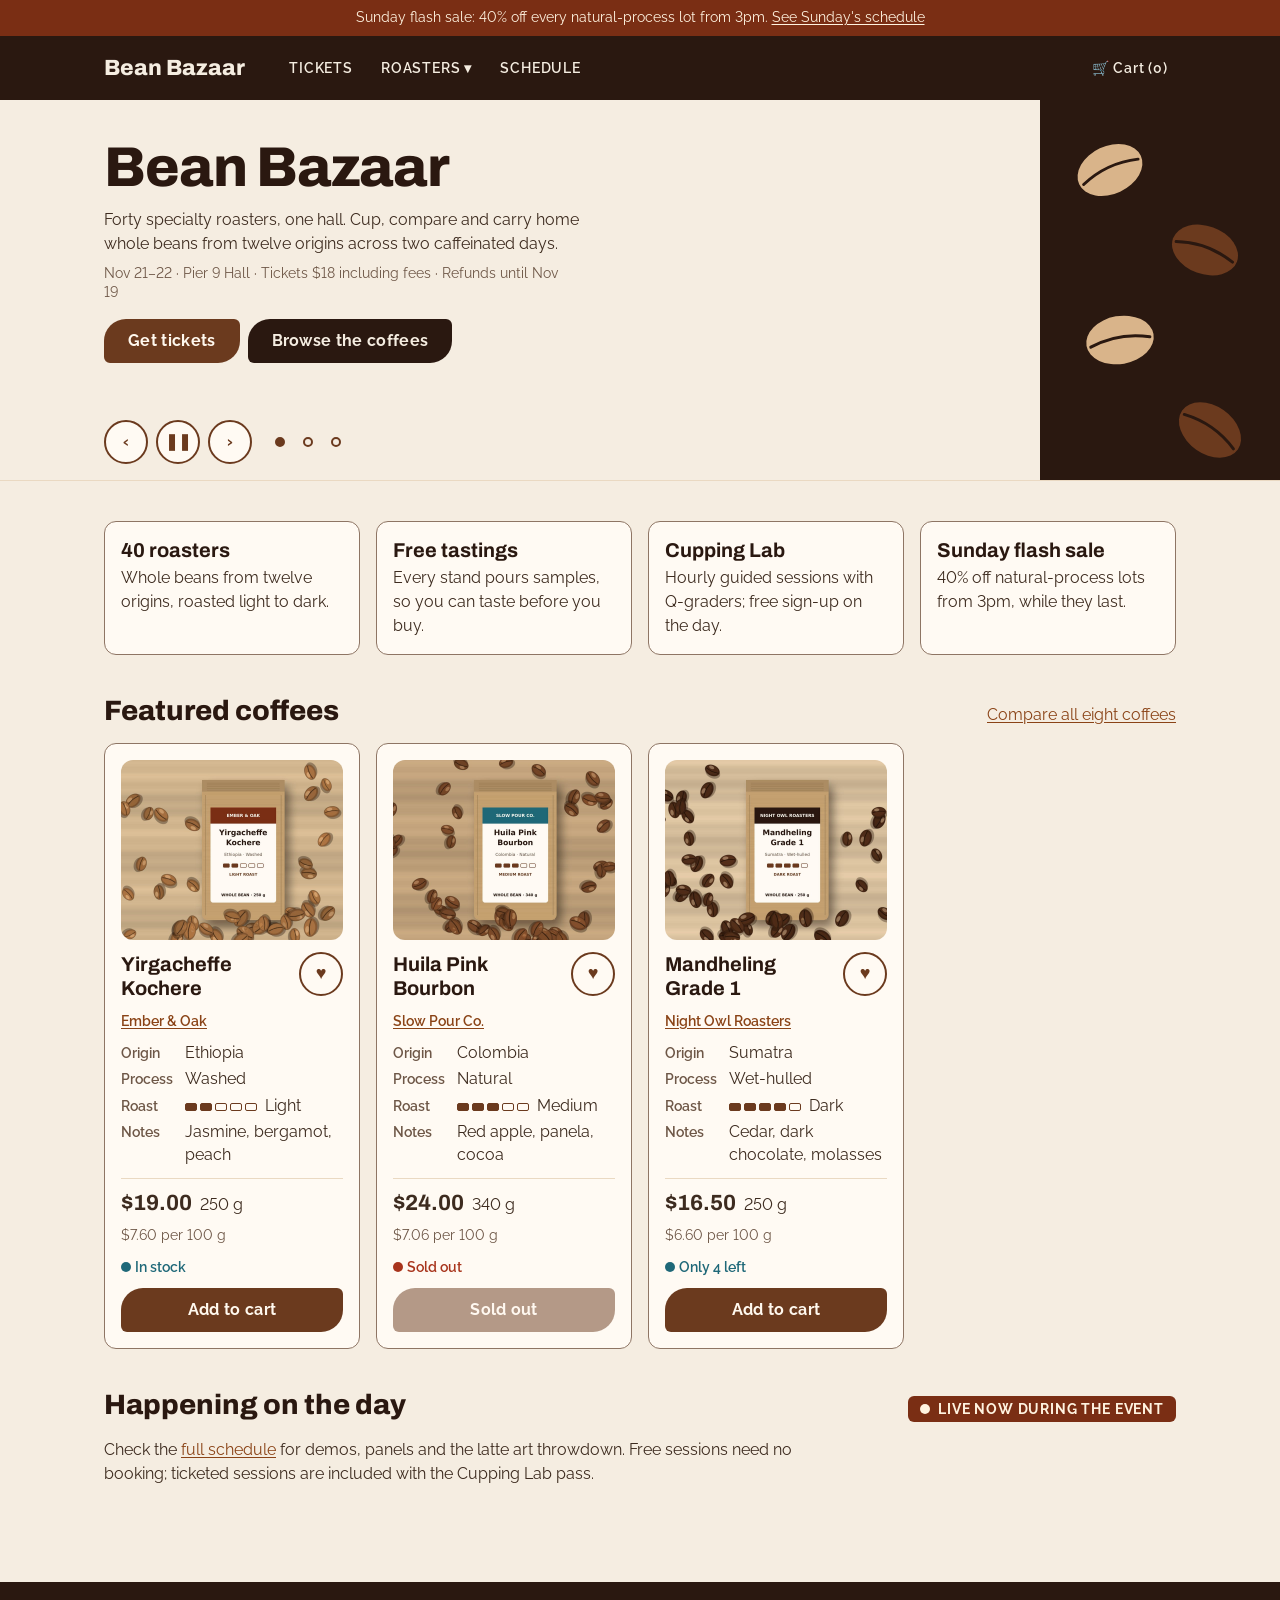
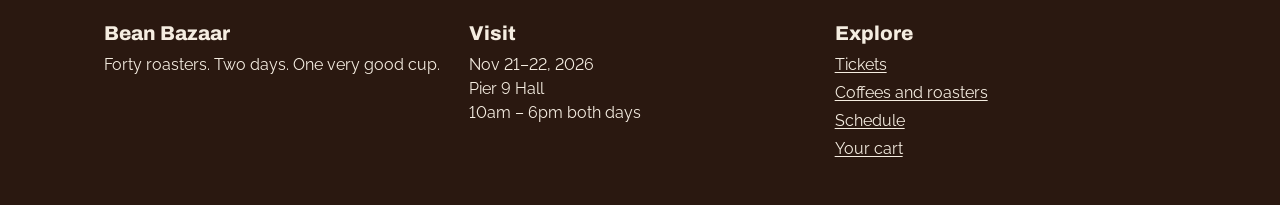
<file: index.html>
<!doctype html>
<html lang="en">
<head>
<meta charset="utf-8">
<meta name="viewport" content="width=device-width, initial-scale=1">
<title>Bean Bazaar · Specialty coffee market, Nov 21–22</title>
<meta name="description" content="Bean Bazaar: forty specialty roasters selling whole-bean coffee at Pier 9 Hall, Nov 21–22.">
<link rel="preconnect" href="https://fonts.googleapis.com">
<link rel="preconnect" href="https://fonts.gstatic.com" crossorigin>
<link rel="stylesheet" href="https://fonts.googleapis.com/css2?family=Archivo:wght@700;800&family=Raleway:wght@400;600;700&display=swap">
<link rel="stylesheet" href="assets/tokens.css">
<link rel="stylesheet" href="assets/styles.css">
</head>
<body>
<a class="skip" href="#main">Skip to content</a>
<div class="promo">Sunday flash sale: 40% off every natural-process lot from 3pm. <a href="schedule.html#sunday">See Sunday's schedule</a></div>
<header class="site-header">
  <div class="wrap">
    <nav class="nav" aria-label="Main">
      <a class="logo" href="index.html">Bean Bazaar</a>
      <ul class="nav-list">
        <li><a class="item" href="tickets.html">Tickets</a></li>
        <li class="has-menu">
          <button class="item" type="button" aria-expanded="false" aria-controls="roaster-menu">Roasters ▾</button>
          <ul class="menu" id="roaster-menu">
            <li><a href="vendors.html">All coffees</a></li>
            <li><a href="vendors.html#roasters">Meet the roasters</a></li>
          </ul>
        </li>
        <li><a class="item" href="schedule.html">Schedule</a></li>
      </ul>
      <a class="item cart-link" href="cart.html">🛒 Cart (<span data-cart-count>0</span>)</a>
    </nav>
  </div>
</header>
<main id="main">

<section class="eh" aria-roledescription="carousel" aria-label="Highlights">
  <div class="eh-slides">
    <div class="slide on" role="group" aria-roledescription="slide" aria-label="Slide 1 of 3">
      <h1>Bean Bazaar</h1>
      <p>Forty specialty roasters, one hall. Cup, compare and carry home whole beans from twelve origins across two caffeinated days.</p>
      <p class="fine">Nov 21–22 · Pier 9 Hall · Tickets $18 including fees · Refunds until Nov 19</p>
      <div class="btn-row"><a class="bb-btn" href="tickets.html">Get tickets</a><a class="bb-btn secondary" href="vendors.html">Browse the coffees</a></div>
    </div>
    <div class="slide" role="group" aria-roledescription="slide" aria-label="Slide 2 of 3">
      <h2 style="font-size:clamp(40px,7vw,56px);line-height:1">Flash Sale</h2>
      <p>Sunday from 3pm, every natural-process lot is 40% off while it lasts. First come, first brewed.</p>
      <p class="fine">Limit 2 bags per guest · Card only</p>
      <div class="btn-row"><a class="bb-btn" href="schedule.html#sunday">See Sunday's schedule</a></div>
    </div>
    <div class="slide" role="group" aria-roledescription="slide" aria-label="Slide 3 of 3">
      <h2 style="font-size:clamp(40px,7vw,56px);line-height:1">Cupping Lab</h2>
      <p>Hourly guided tastings with the Q-graders. Seats are limited and need a separate free sign-up.</p>
      <p class="fine">Sign-up closes at 10am each day</p>
      <div class="btn-row"><a class="bb-btn" href="tickets.html">Add Cupping Lab to your pass</a></div>
    </div>
    <div class="ctrl">
      <button type="button" data-prev aria-label="Previous slide">‹</button>
      <button type="button" data-pp aria-label="Pause slideshow">❚❚</button>
      <button type="button" data-next aria-label="Next slide">›</button>
      <div class="dots"><button type="button" aria-label="Slide 1 of 3" aria-current="true"></button><button type="button" aria-label="Slide 2 of 3"></button><button type="button" aria-label="Slide 3 of 3"></button></div>
    </div>
  </div>
  <svg class="eh-art" viewBox="0 0 240 380" preserveAspectRatio="xMidYMid slice" aria-hidden="true"><g transform="rotate(-25 70 70)"><ellipse class="b1" cx="70" cy="70" rx="34" ry="24"/><path class="s" d="M40 72 q30 -10 60 0"/></g><g transform="rotate(20 165 150)"><ellipse class="b2" cx="165" cy="150" rx="34" ry="24"/><path class="s" d="M135 152 q30 -10 60 0"/></g><g transform="rotate(-10 80 240)"><ellipse class="b1" cx="80" cy="240" rx="34" ry="24"/><path class="s" d="M50 242 q30 -10 60 0"/></g><g transform="rotate(35 170 330)"><ellipse class="b2" cx="170" cy="330" rx="34" ry="24"/><path class="s" d="M140 332 q30 -10 60 0"/></g></svg>
</section>

<section class="section"><div class="wrap">
  <h2 class="sr-only">At a glance</h2>
  <ul class="facts">
    <li><strong>40 roasters</strong>Whole beans from twelve origins, roasted light to dark.</li>
    <li><strong>Free tastings</strong>Every stand pours samples, so you can taste before you buy.</li>
    <li><strong>Cupping Lab</strong>Hourly guided sessions with Q-graders; free sign-up on the day.</li>
    <li><strong>Sunday flash sale</strong>40% off natural-process lots from 3pm, while they last.</li>
  </ul>
</div></section>

<section class="section" aria-labelledby="feat-h" style="padding-top:0"><div class="wrap">
  <div class="section-head"><h2 id="feat-h">Featured coffees</h2><a href="vendors.html">Compare all eight coffees</a></div>
  <div class="grid" id="featured"></div>
</div></section>

<section class="section" aria-labelledby="live-h" style="padding-top:0"><div class="wrap">
  <div class="section-head"><h2 id="live-h">Happening on the day</h2><span class="live"><i class="dot"></i>Live now during the event</span></div>
  <p>Check the <a href="schedule.html">full schedule</a> for demos, panels and the latte art throwdown. Free sessions need no booking; ticketed sessions are included with the Cupping Lab pass.</p>
</div></section>

</main>
<footer class="site-footer">
  <div class="wrap foot">
    <div><h2>Bean Bazaar</h2><p>Forty roasters. Two days. One very good cup.</p></div>
    <div><h2>Visit</h2><p>Nov 21–22, 2026<br>Pier 9 Hall<br>10am – 6pm both days</p></div>
    <div><h2>Explore</h2><ul><li><a href="tickets.html">Tickets</a></li><li><a href="vendors.html">Coffees and roasters</a></li><li><a href="schedule.html">Schedule</a></li><li><a href="cart.html">Your cart</a></li></ul></div>
  </div>
</footer>
<script src="assets/main.js"></script>
</body>
</html>
</file>
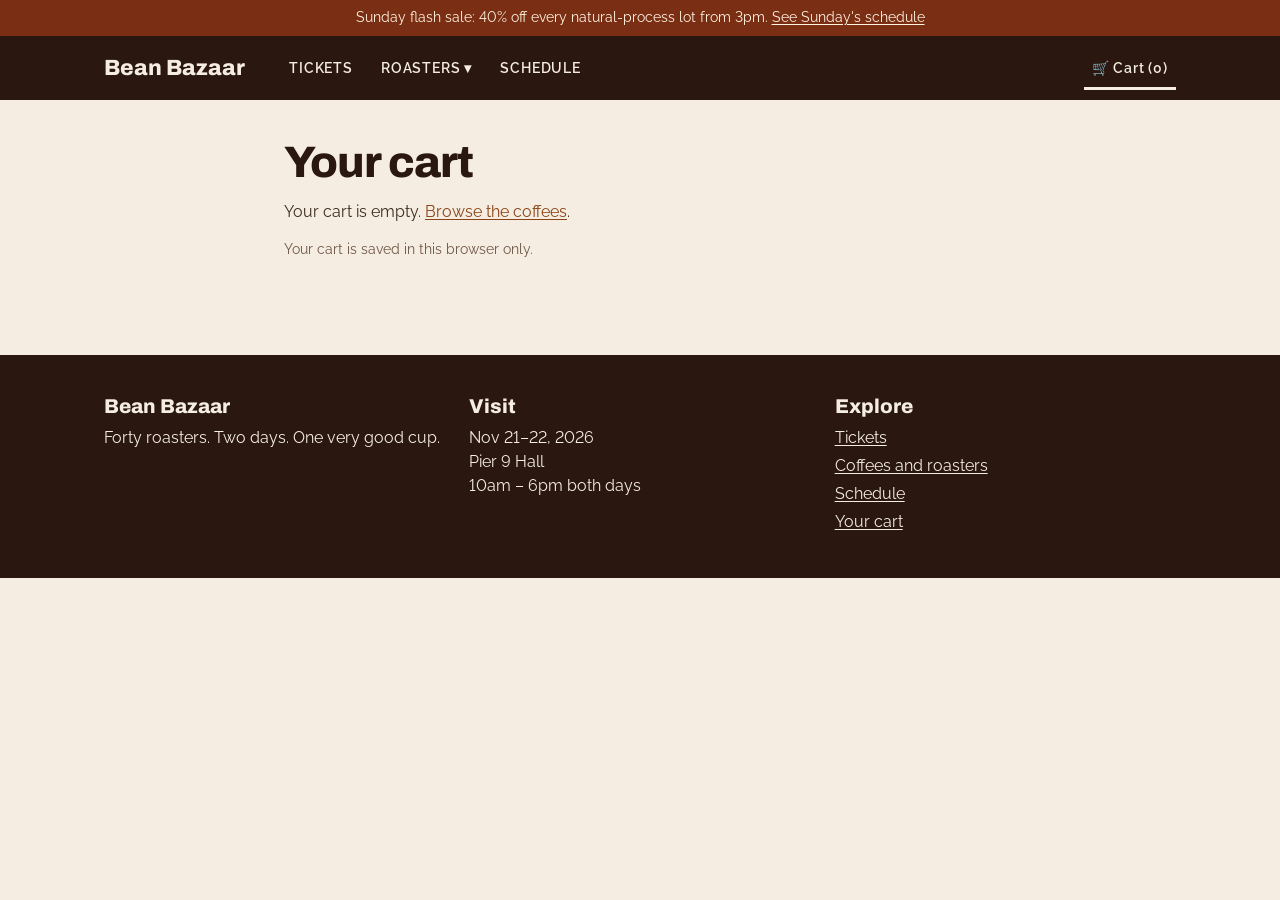
<file: cart.html>
<!doctype html>
<html lang="en">
<head>
<meta charset="utf-8">
<meta name="viewport" content="width=device-width, initial-scale=1">
<title>Your cart · Bean Bazaar</title>
<meta name="description" content="Coffees you have added at Bean Bazaar.">
<link rel="preconnect" href="https://fonts.googleapis.com">
<link rel="preconnect" href="https://fonts.gstatic.com" crossorigin>
<link rel="stylesheet" href="https://fonts.googleapis.com/css2?family=Archivo:wght@700;800&family=Raleway:wght@400;600;700&display=swap">
<link rel="stylesheet" href="assets/tokens.css">
<link rel="stylesheet" href="assets/styles.css">
</head>
<body>
<a class="skip" href="#main">Skip to content</a>
<div class="promo">Sunday flash sale: 40% off every natural-process lot from 3pm. <a href="schedule.html#sunday">See Sunday's schedule</a></div>
<header class="site-header">
  <div class="wrap">
    <nav class="nav" aria-label="Main">
      <a class="logo" href="index.html">Bean Bazaar</a>
      <ul class="nav-list">
        <li><a class="item" href="tickets.html">Tickets</a></li>
        <li class="has-menu">
          <button class="item" type="button" aria-expanded="false" aria-controls="roaster-menu">Roasters ▾</button>
          <ul class="menu" id="roaster-menu">
            <li><a href="vendors.html">All coffees</a></li>
            <li><a href="vendors.html#roasters">Meet the roasters</a></li>
          </ul>
        </li>
        <li><a class="item" href="schedule.html">Schedule</a></li>
      </ul>
      <a class="item cart-link" href="cart.html" aria-current="page">🛒 Cart (<span data-cart-count>0</span>)</a>
    </nav>
  </div>
</header>
<main id="main">

<section class="section"><div class="wrap" style="max-width:760px">
  <h1 style="font-size:clamp(32px,5vw,44px);margin-bottom:var(--space-3)">Your cart</h1>
  <div id="cart"></div>
  <p class="fine">Your cart is saved in this browser only.</p>
</div></section>

</main>
<footer class="site-footer">
  <div class="wrap foot">
    <div><h2>Bean Bazaar</h2><p>Forty roasters. Two days. One very good cup.</p></div>
    <div><h2>Visit</h2><p>Nov 21–22, 2026<br>Pier 9 Hall<br>10am – 6pm both days</p></div>
    <div><h2>Explore</h2><ul><li><a href="tickets.html">Tickets</a></li><li><a href="vendors.html">Coffees and roasters</a></li><li><a href="schedule.html">Schedule</a></li><li><a href="cart.html">Your cart</a></li></ul></div>
  </div>
</footer>
<script src="assets/main.js"></script>
</body>
</html>
</file>
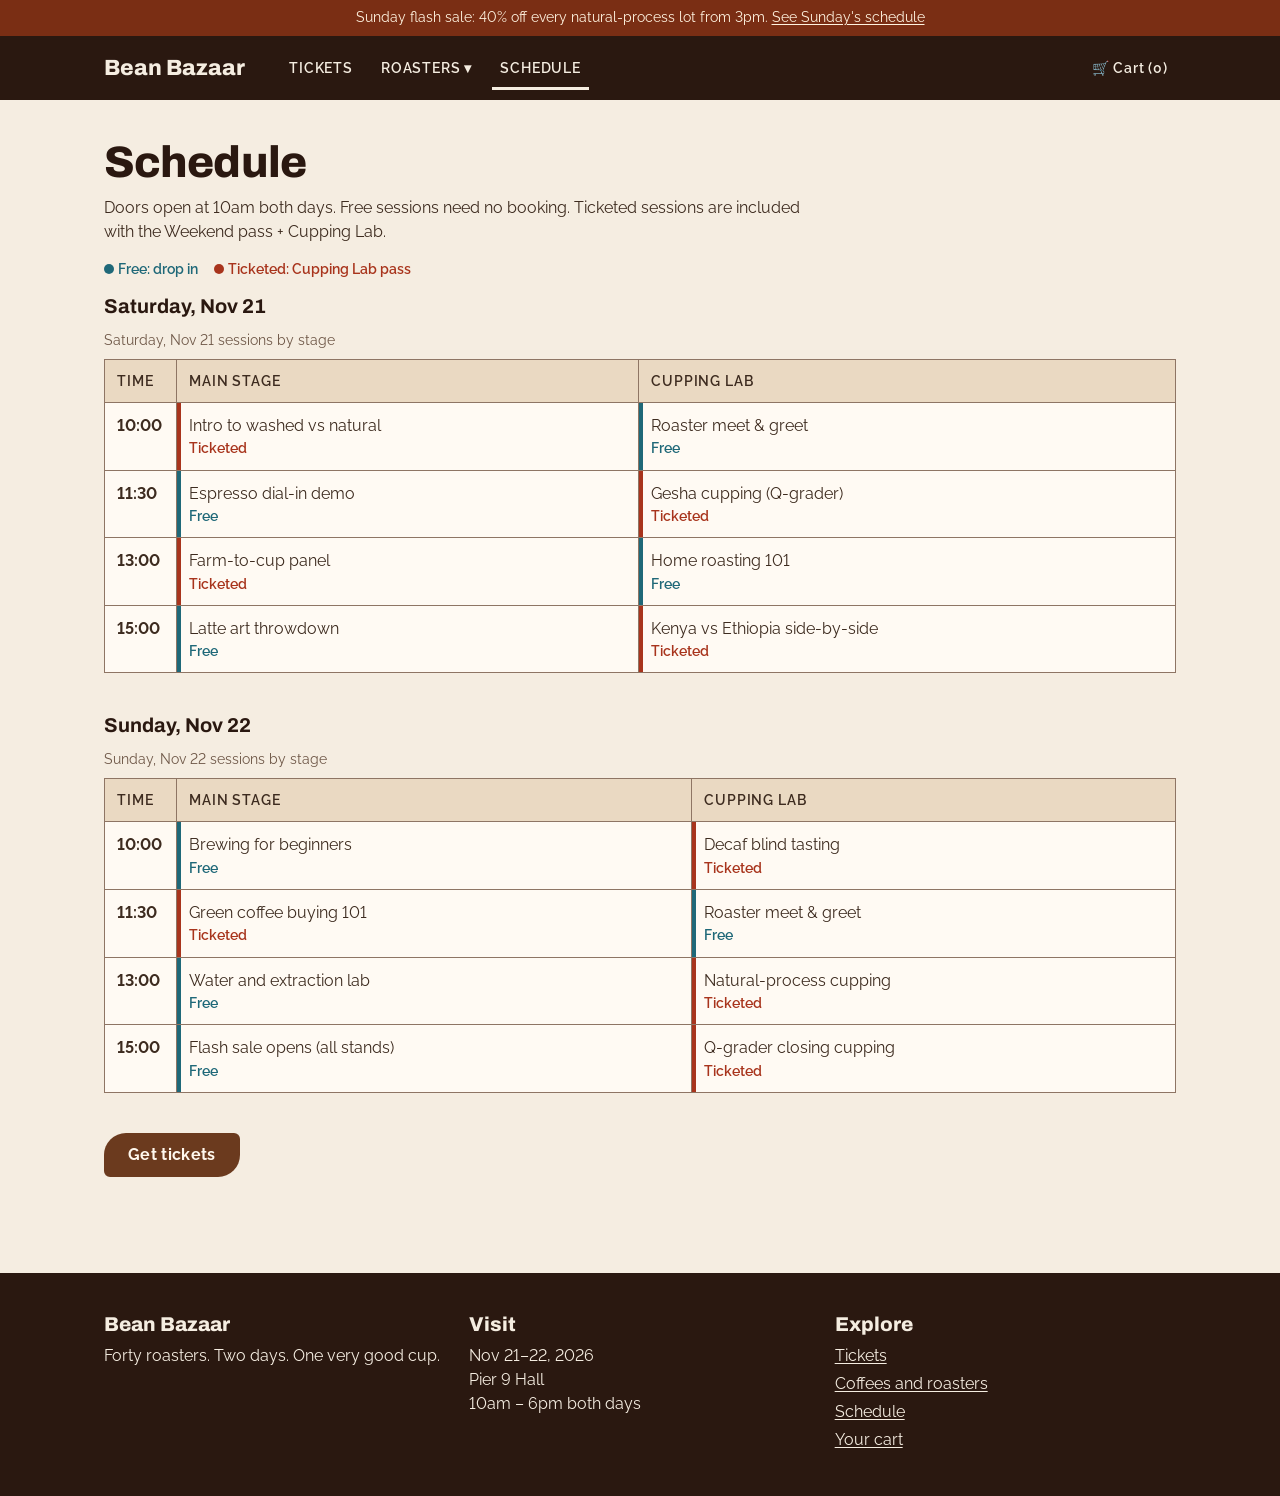
<file: schedule.html>
<!doctype html>
<html lang="en">
<head>
<meta charset="utf-8">
<meta name="viewport" content="width=device-width, initial-scale=1">
<title>Schedule · Bean Bazaar</title>
<meta name="description" content="Saturday and Sunday sessions at Bean Bazaar, by stage.">
<link rel="preconnect" href="https://fonts.googleapis.com">
<link rel="preconnect" href="https://fonts.gstatic.com" crossorigin>
<link rel="stylesheet" href="https://fonts.googleapis.com/css2?family=Archivo:wght@700;800&family=Raleway:wght@400;600;700&display=swap">
<link rel="stylesheet" href="assets/tokens.css">
<link rel="stylesheet" href="assets/styles.css">
</head>
<body>
<a class="skip" href="#main">Skip to content</a>
<div class="promo">Sunday flash sale: 40% off every natural-process lot from 3pm. <a href="schedule.html#sunday">See Sunday's schedule</a></div>
<header class="site-header">
  <div class="wrap">
    <nav class="nav" aria-label="Main">
      <a class="logo" href="index.html">Bean Bazaar</a>
      <ul class="nav-list">
        <li><a class="item" href="tickets.html">Tickets</a></li>
        <li class="has-menu">
          <button class="item" type="button" aria-expanded="false" aria-controls="roaster-menu">Roasters ▾</button>
          <ul class="menu" id="roaster-menu">
            <li><a href="vendors.html">All coffees</a></li>
            <li><a href="vendors.html#roasters">Meet the roasters</a></li>
          </ul>
        </li>
        <li><a class="item" href="schedule.html" aria-current="page">Schedule</a></li>
      </ul>
      <a class="item cart-link" href="cart.html">🛒 Cart (<span data-cart-count>0</span>)</a>
    </nav>
  </div>
</header>
<main id="main">

<section class="section"><div class="wrap">
  <h1 style="font-size:clamp(32px,5vw,44px)">Schedule</h1>
  <p style="margin-top:var(--space-2)">Doors open at 10am both days. Free sessions need no booking. Ticketed sessions are included with the Weekend pass + Cupping Lab.</p>
  <div class="legend"><span class="stock in"><i class="dot"></i>Free: drop in</span><span class="stock out"><i class="dot"></i>Ticketed: Cupping Lab pass</span></div>
  <div class="day" id="saturday"><h3>Saturday, Nov 21</h3><div class="tbl-wrap"><table class="g"><caption>Saturday, Nov 21 sessions by stage</caption>
<thead><tr><th scope="col">Time</th><th scope="col">Main stage</th><th scope="col">Cupping lab</th></tr></thead><tbody><tr><th scope="row">10:00</th><td class="tk">Intro to washed vs natural<span class="tag">Ticketed</span></td><td class="fr">Roaster meet &amp; greet<span class="tag">Free</span></td></tr><tr><th scope="row">11:30</th><td class="fr">Espresso dial-in demo<span class="tag">Free</span></td><td class="tk">Gesha cupping (Q-grader)<span class="tag">Ticketed</span></td></tr><tr><th scope="row">13:00</th><td class="tk">Farm-to-cup panel<span class="tag">Ticketed</span></td><td class="fr">Home roasting 101<span class="tag">Free</span></td></tr><tr><th scope="row">15:00</th><td class="fr">Latte art throwdown<span class="tag">Free</span></td><td class="tk">Kenya vs Ethiopia side-by-side<span class="tag">Ticketed</span></td></tr></tbody></table></div></div>
  <div class="day" id="sunday"><h3>Sunday, Nov 22</h3><div class="tbl-wrap"><table class="g"><caption>Sunday, Nov 22 sessions by stage</caption>
<thead><tr><th scope="col">Time</th><th scope="col">Main stage</th><th scope="col">Cupping lab</th></tr></thead><tbody><tr><th scope="row">10:00</th><td class="fr">Brewing for beginners<span class="tag">Free</span></td><td class="tk">Decaf blind tasting<span class="tag">Ticketed</span></td></tr><tr><th scope="row">11:30</th><td class="tk">Green coffee buying 101<span class="tag">Ticketed</span></td><td class="fr">Roaster meet &amp; greet<span class="tag">Free</span></td></tr><tr><th scope="row">13:00</th><td class="fr">Water and extraction lab<span class="tag">Free</span></td><td class="tk">Natural-process cupping<span class="tag">Ticketed</span></td></tr><tr><th scope="row">15:00</th><td class="fr">Flash sale opens (all stands)<span class="tag">Free</span></td><td class="tk">Q-grader closing cupping<span class="tag">Ticketed</span></td></tr></tbody></table></div></div>
  <p><a class="bb-btn" href="tickets.html">Get tickets</a></p>
</div></section>

</main>
<footer class="site-footer">
  <div class="wrap foot">
    <div><h2>Bean Bazaar</h2><p>Forty roasters. Two days. One very good cup.</p></div>
    <div><h2>Visit</h2><p>Nov 21–22, 2026<br>Pier 9 Hall<br>10am – 6pm both days</p></div>
    <div><h2>Explore</h2><ul><li><a href="tickets.html">Tickets</a></li><li><a href="vendors.html">Coffees and roasters</a></li><li><a href="schedule.html">Schedule</a></li><li><a href="cart.html">Your cart</a></li></ul></div>
  </div>
</footer>
<script src="assets/main.js"></script>
</body>
</html>
</file>
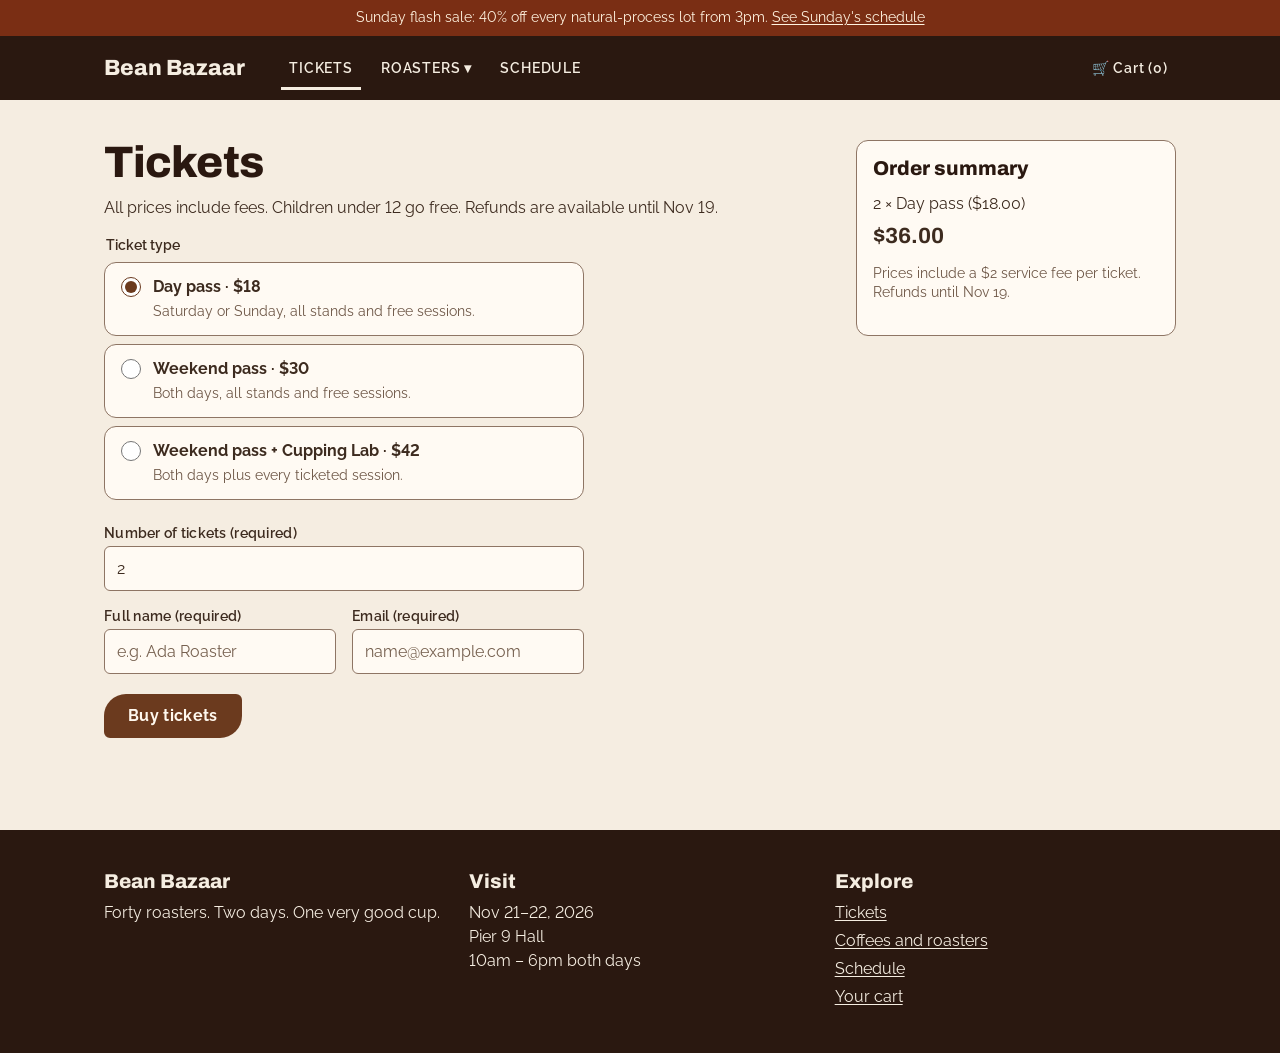
<file: tickets.html>
<!doctype html>
<html lang="en">
<head>
<meta charset="utf-8">
<meta name="viewport" content="width=device-width, initial-scale=1">
<title>Tickets · Bean Bazaar</title>
<meta name="description" content="Buy day and weekend passes for Bean Bazaar.">
<link rel="preconnect" href="https://fonts.googleapis.com">
<link rel="preconnect" href="https://fonts.gstatic.com" crossorigin>
<link rel="stylesheet" href="https://fonts.googleapis.com/css2?family=Archivo:wght@700;800&family=Raleway:wght@400;600;700&display=swap">
<link rel="stylesheet" href="assets/tokens.css">
<link rel="stylesheet" href="assets/styles.css">
</head>
<body>
<a class="skip" href="#main">Skip to content</a>
<div class="promo">Sunday flash sale: 40% off every natural-process lot from 3pm. <a href="schedule.html#sunday">See Sunday's schedule</a></div>
<header class="site-header">
  <div class="wrap">
    <nav class="nav" aria-label="Main">
      <a class="logo" href="index.html">Bean Bazaar</a>
      <ul class="nav-list">
        <li><a class="item" href="tickets.html" aria-current="page">Tickets</a></li>
        <li class="has-menu">
          <button class="item" type="button" aria-expanded="false" aria-controls="roaster-menu">Roasters ▾</button>
          <ul class="menu" id="roaster-menu">
            <li><a href="vendors.html">All coffees</a></li>
            <li><a href="vendors.html#roasters">Meet the roasters</a></li>
          </ul>
        </li>
        <li><a class="item" href="schedule.html">Schedule</a></li>
      </ul>
      <a class="item cart-link" href="cart.html">🛒 Cart (<span data-cart-count>0</span>)</a>
    </nav>
  </div>
</header>
<main id="main">

<section class="section"><div class="wrap layout-2">
  <div>
    <h1 style="font-size:clamp(32px,5vw,44px)">Tickets</h1>
    <p style="margin-top:var(--space-2)">All prices include fees. Children under 12 go free. Refunds are available until Nov 19.</p>
    <form id="ticket-form" class="form" novalidate>
      <fieldset class="ticket-types">
        <legend>Ticket type</legend>
        <label class="opt"><input type="radio" name="type" value="day" checked><span><b>Day pass · $18</b><span class="fine">Saturday or Sunday, all stands and free sessions.</span></span></label>
        <label class="opt"><input type="radio" name="type" value="weekend"><span><b>Weekend pass · $30</b><span class="fine">Both days, all stands and free sessions.</span></span></label>
        <label class="opt"><input type="radio" name="type" value="cupping"><span><b>Weekend pass + Cupping Lab · $42</b><span class="fine">Both days plus every ticketed session.</span></span></label>
      </fieldset>
      <div class="fld"><label for="qty">Number of tickets (required)</label><input id="qty" name="qty" class="f" type="number" min="1" max="10" value="2" inputmode="numeric" aria-describedby="qty-m"><p id="qty-m" class="msg"></p></div>
      <div class="two">
        <div class="fld"><label for="name">Full name (required)</label><input id="name" name="name" class="f" autocomplete="name" placeholder="e.g. Ada Roaster" aria-describedby="name-m"><p id="name-m" class="msg"></p></div>
        <div class="fld"><label for="email">Email (required)</label><input id="email" name="email" class="f" type="email" autocomplete="email" placeholder="name@example.com" aria-describedby="email-m"><p id="email-m" class="msg"></p></div>
      </div>
      <button class="bb-btn" type="submit">Buy tickets</button>
      <p id="form-status" class="msg" tabindex="-1" role="status" style="margin-top:var(--space-2)"></p>
    </form>
  </div>
  <aside class="summary" aria-labelledby="sum-h">
    <h2 id="sum-h" style="font-size:20px">Order summary</h2>
    <p id="t-line" style="margin:var(--space-2) 0 var(--space-1)"></p>
    <p class="total" id="t-total" aria-live="polite"></p>
    <p class="fine">Prices include a $2 service fee per ticket. Refunds until Nov 19.</p>
  </aside>
</div></section>

</main>
<footer class="site-footer">
  <div class="wrap foot">
    <div><h2>Bean Bazaar</h2><p>Forty roasters. Two days. One very good cup.</p></div>
    <div><h2>Visit</h2><p>Nov 21–22, 2026<br>Pier 9 Hall<br>10am – 6pm both days</p></div>
    <div><h2>Explore</h2><ul><li><a href="tickets.html">Tickets</a></li><li><a href="vendors.html">Coffees and roasters</a></li><li><a href="schedule.html">Schedule</a></li><li><a href="cart.html">Your cart</a></li></ul></div>
  </div>
</footer>
<script src="assets/main.js"></script>
</body>
</html>
</file>
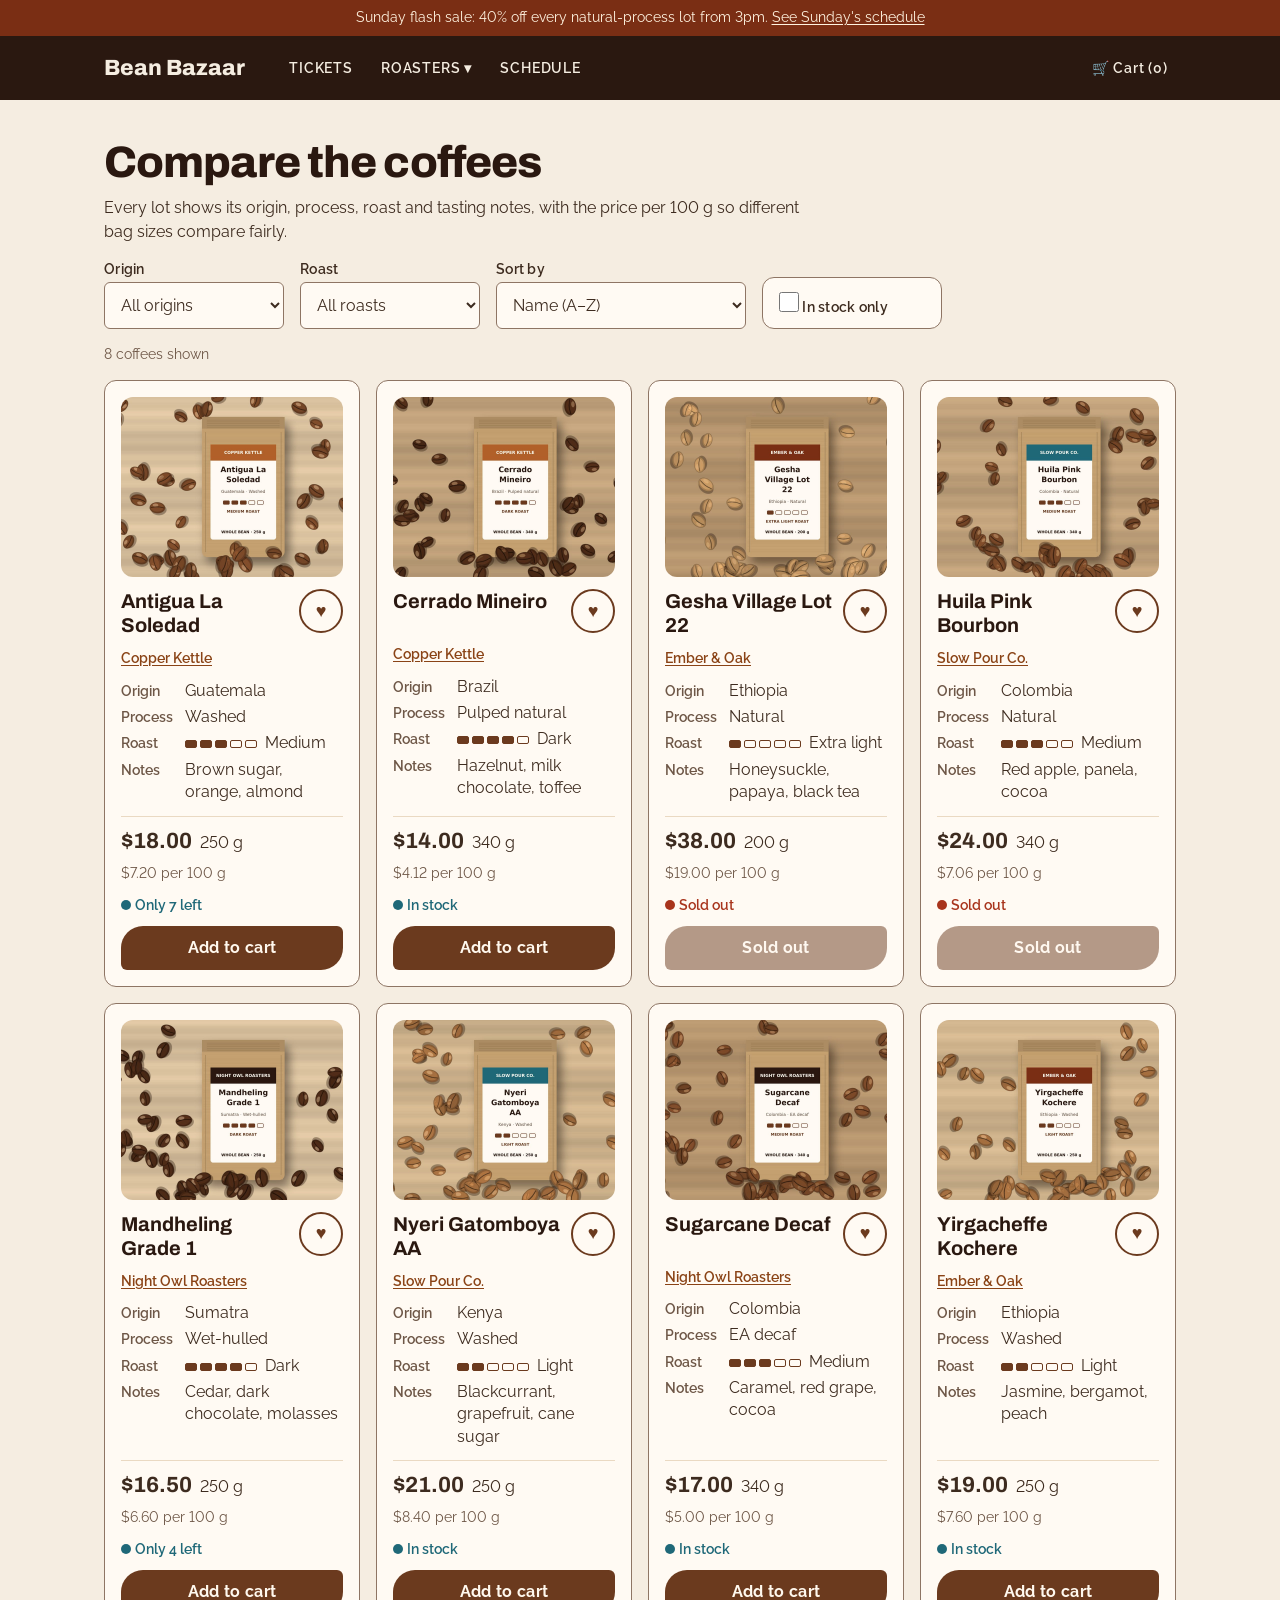
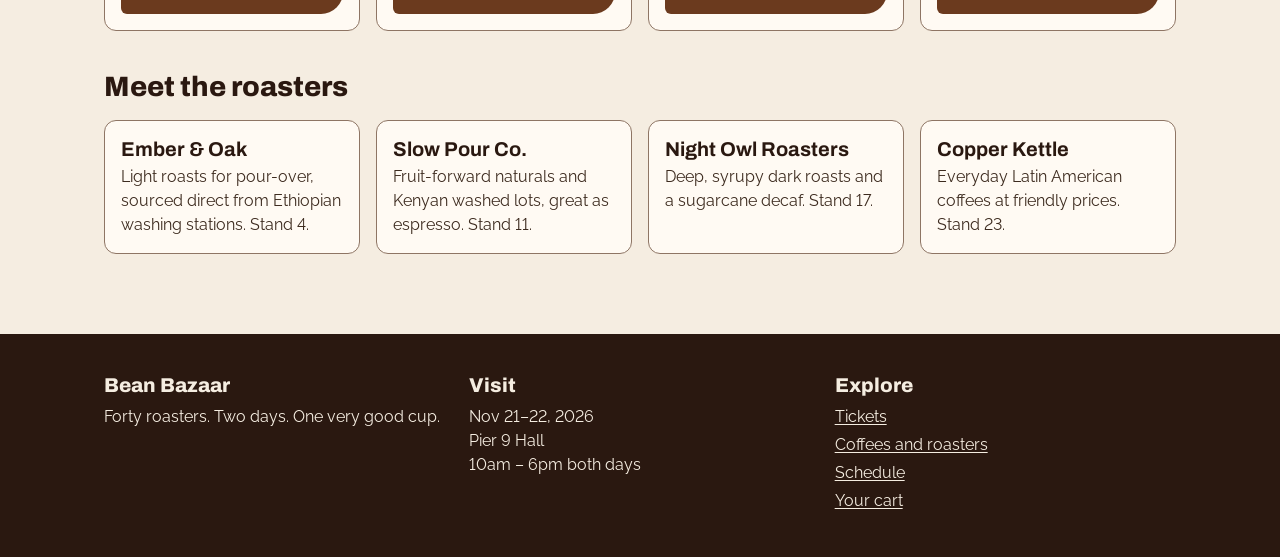
<file: vendors.html>
<!doctype html>
<html lang="en">
<head>
<meta charset="utf-8">
<meta name="viewport" content="width=device-width, initial-scale=1">
<title>Coffees and roasters · Bean Bazaar</title>
<meta name="description" content="Compare every coffee at Bean Bazaar by origin, roast, price and price per 100g.">
<link rel="preconnect" href="https://fonts.googleapis.com">
<link rel="preconnect" href="https://fonts.gstatic.com" crossorigin>
<link rel="stylesheet" href="https://fonts.googleapis.com/css2?family=Archivo:wght@700;800&family=Raleway:wght@400;600;700&display=swap">
<link rel="stylesheet" href="assets/tokens.css">
<link rel="stylesheet" href="assets/styles.css">
</head>
<body>
<a class="skip" href="#main">Skip to content</a>
<div class="promo">Sunday flash sale: 40% off every natural-process lot from 3pm. <a href="schedule.html#sunday">See Sunday's schedule</a></div>
<header class="site-header">
  <div class="wrap">
    <nav class="nav" aria-label="Main">
      <a class="logo" href="index.html">Bean Bazaar</a>
      <ul class="nav-list">
        <li><a class="item" href="tickets.html">Tickets</a></li>
        <li class="has-menu">
          <button class="item" type="button" aria-expanded="false" aria-controls="roaster-menu">Roasters ▾</button>
          <ul class="menu" id="roaster-menu">
            <li><a href="vendors.html" aria-current="page">All coffees</a></li>
            <li><a href="vendors.html#roasters">Meet the roasters</a></li>
          </ul>
        </li>
        <li><a class="item" href="schedule.html">Schedule</a></li>
      </ul>
      <a class="item cart-link" href="cart.html">🛒 Cart (<span data-cart-count>0</span>)</a>
    </nav>
  </div>
</header>
<main id="main">

<section class="section"><div class="wrap">
  <h1 style="font-size:clamp(32px,5vw,44px)">Compare the coffees</h1>
  <p style="margin-top:var(--space-2)">Every lot shows its origin, process, roast and tasting notes, with the price per 100 g so different bag sizes compare fairly.</p>
  <form class="toolbar" aria-label="Filter and sort coffees" onsubmit="return false">
    <div class="fld"><label for="f-origin">Origin</label><select id="f-origin" class="f"><option value="">All origins</option></select></div>
    <div class="fld"><label for="f-roast">Roast</label><select id="f-roast" class="f"><option value="">All roasts</option><option value="1">Extra light</option><option value="2">Light</option><option value="3">Medium</option><option value="4">Dark</option></select></div>
    <div class="fld"><label for="f-sort">Sort by</label><select id="f-sort" class="f"><option value="name">Name (A–Z)</option><option value="per100">Price per 100 g (low to high)</option><option value="price">Bag price (low to high)</option><option value="roast">Roast (light to dark)</option></select></div>
    <div class="fld"><label class="opt" style="margin:0;min-height:var(--target-min);align-items:center"><input type="checkbox" id="f-stock"> In stock only</label></div>
  </form>
  <p class="fine" id="lot-count" aria-live="polite"></p>
  <div class="grid" id="lots"></div>
</div></section>

<section class="section" id="roasters" aria-labelledby="ro-h" style="padding-top:0"><div class="wrap">
  <h2 id="ro-h">Meet the roasters</h2>
  <ul class="facts" style="margin-top:var(--space-3)">
    <li><strong>Ember &amp; Oak</strong>Light roasts for pour-over, sourced direct from Ethiopian washing stations. Stand 4.</li>
    <li><strong>Slow Pour Co.</strong>Fruit-forward naturals and Kenyan washed lots, great as espresso. Stand 11.</li>
    <li><strong>Night Owl Roasters</strong>Deep, syrupy dark roasts and a sugarcane decaf. Stand 17.</li>
    <li><strong>Copper Kettle</strong>Everyday Latin American coffees at friendly prices. Stand 23.</li>
  </ul>
</div></section>

</main>
<footer class="site-footer">
  <div class="wrap foot">
    <div><h2>Bean Bazaar</h2><p>Forty roasters. Two days. One very good cup.</p></div>
    <div><h2>Visit</h2><p>Nov 21–22, 2026<br>Pier 9 Hall<br>10am – 6pm both days</p></div>
    <div><h2>Explore</h2><ul><li><a href="tickets.html">Tickets</a></li><li><a href="vendors.html">Coffees and roasters</a></li><li><a href="schedule.html">Schedule</a></li><li><a href="cart.html">Your cart</a></li></ul></div>
  </div>
</footer>
<script src="assets/main.js"></script>
</body>
</html>
</file>
<file: assets/tokens.css>
/* Bean Bazaar — generated from tokens.json */
:root, [data-theme="light"] {
  --surface-page:#f5ede1;
  --surface-card:#fffaf3;
  --surface-latte:#ead9c2;
  --crema:#d9b48a;
  --ink-body:#3d2b1f;
  --ink-heading:#2a1810;
  --ink-muted:#6e5747;
  --link:#8a4316;
  --cta-bg:#6b3a1e;
  --cta-ink:#fff8ee;
  --band-dark:#2a1810;
  --band-ink:#f5ede1;
  --field-border:#8e7564;
  --placeholder:#76604f;
  --focus-ring:#c0661c;
  --status-error:#a8341c;
  --status-success:#1f6878;
  --promo-bg:#7a2e14;
  --promo-ink:#fff3e0;
}
:root {
  --space-0:4px;
  --space-1:8px;
  --space-2:12px;
  --space-3:16px;
  --space-4:24px;
  --space-5:40px;
  --radius-sm:6px;
  --radius-md:12px;
  --radius-bean:22px;
  --radius-blob:50%;
  --target-min:44px;
  --measure:70ch;
  --card-image:180px;
  --card-min:240px;
  --carousel-advance:7000ms;
  --toast-dismiss:6000ms;
  --blink:2000ms;
  --disabled:0.5;
  --font-display:"Archivo", "Arial Black", "Helvetica Neue", sans-serif;
  --font-body:"Raleway", "Helvetica Neue", Arial, sans-serif;
}
.hero{font-family:var(--font-display);font-size:56px;line-height:1.0;font-weight:800;letter-spacing:-0.02em;}
.heading{font-family:var(--font-display);font-size:28px;line-height:1.15;font-weight:800;}
.card-title{font-family:var(--font-display);font-size:20px;line-height:1.2;font-weight:700;}
.price{font-family:var(--font-display);font-size:22px;line-height:1.1;font-weight:700;}
.body{font-family:var(--font-body);font-size:16px;line-height:1.5;font-weight:400;}
.label{font-family:var(--font-body);font-size:14px;line-height:1.3;font-weight:600;letter-spacing:0.06em;}
.fine-print{font-family:var(--font-body);font-size:14px;line-height:1.4;font-weight:400;}
.button{font-family:var(--font-body);font-size:16px;line-height:1.0;font-weight:700;letter-spacing:0.02em;}
</file>
<file: assets/styles.css>
/* Bean Bazaar v2 — site styles. All values come from tokens.css (the design system). */
*,*::before,*::after{box-sizing:border-box}
html{-webkit-text-size-adjust:100%}
body{margin:0;background:var(--surface-page);color:var(--ink-body);font:400 16px/1.5 var(--font-body);font-variant-numeric:lining-nums}
img,svg{max-width:100%}
:focus-visible{outline:3px solid var(--focus-ring);outline-offset:2px}
a{color:var(--link);text-decoration:underline;text-underline-offset:2px}
h1,h2,h3{font-family:var(--font-display);color:var(--ink-heading);margin:0}
h1{font-weight:800;font-size:clamp(40px,7vw,56px);line-height:1;letter-spacing:-.02em}
h2{font-weight:800;font-size:28px;line-height:1.15}
h3{font-weight:700;font-size:20px;line-height:1.2}
p{margin:0 0 var(--space-3);max-width:var(--measure)}
.fine{font-size:14px;line-height:1.4;color:var(--ink-muted)}
.wrap{max-width:1120px;margin:0 auto;padding:0 var(--space-4)}
@media (max-width:600px){.wrap{padding:0 var(--space-3)}}
.section{padding:var(--space-5) 0}
.section-head{display:flex;justify-content:space-between;align-items:baseline;gap:var(--space-3);flex-wrap:wrap;margin-bottom:var(--space-3)}
.skip{position:absolute;left:-9999px;top:0;background:var(--surface-card);color:var(--ink-heading);padding:var(--space-2) var(--space-3);z-index:20}
.skip:focus{left:var(--space-3);top:var(--space-1)}
.sr-only{position:absolute;width:1px;height:1px;overflow:hidden;clip:rect(0 0 0 0);white-space:nowrap}

/* Promo strip */
.promo{background:var(--promo-bg);color:var(--promo-ink);font-size:14px;line-height:1.4;text-align:center;padding:var(--space-1) var(--space-3)}
.promo a{color:var(--promo-ink)}

/* NavBar */
.site-header{background:var(--band-dark)}
.nav{display:flex;align-items:center;gap:var(--space-2);flex-wrap:wrap;min-height:64px}
.logo{font:800 22px/1 var(--font-display);color:var(--band-ink);text-decoration:none;margin-right:var(--space-4);padding:var(--space-2) 0}
.nav-list{display:flex;align-items:center;gap:var(--space-2);list-style:none;margin:0;padding:0;flex-wrap:wrap}
.item{min-height:var(--target-min);display:inline-flex;align-items:center;padding:0 var(--space-1);background:none;border:0;cursor:pointer;
  font:600 14px/1.3 var(--font-body);letter-spacing:.06em;color:var(--band-ink);text-decoration:none;text-transform:uppercase}
.item[aria-current="page"]{box-shadow:inset 0 -3px 0 var(--band-ink)}
.has-menu{position:relative}
.menu{display:none;position:absolute;top:100%;left:0;margin:0;padding:var(--space-1) 0;list-style:none;background:var(--surface-card);
  border:1px solid var(--field-border);border-radius:var(--radius-md);min-width:200px;z-index:10}
.has-menu:hover .menu,.has-menu.open .menu{display:block}
.menu a{display:block;padding:var(--space-2) var(--space-3);color:var(--ink-body);text-decoration:none}
.menu a:hover{background:var(--surface-latte)}
.cart-link{margin-left:auto;text-transform:none}
@media (max-width:720px){.nav{padding:var(--space-1) 0}.cart-link{margin-left:0}.logo{width:100%;margin-right:0}}

/* Buttons */
.bb-btn{display:inline-flex;align-items:center;justify-content:center;min-height:var(--target-min);padding:var(--space-2) var(--space-4);border:0;
  background:var(--cta-bg);color:var(--cta-ink);font:700 16px/1 var(--font-body);letter-spacing:.02em;cursor:pointer;text-decoration:none;
  border-radius:var(--radius-bean) var(--radius-sm) var(--radius-bean) var(--radius-sm)}
.bb-btn.secondary{background:var(--band-dark);color:var(--band-ink)}
.bb-btn:disabled{opacity:var(--disabled);cursor:not-allowed}
.bb-icon{width:var(--target-min);height:var(--target-min);border-radius:var(--radius-blob);border:2px solid var(--cta-bg);
  background:var(--surface-card);color:var(--cta-bg);font-size:18px;cursor:pointer;display:inline-grid;place-items:center;flex:none}
.bb-icon[aria-pressed="true"]{background:var(--cta-bg);color:var(--cta-ink)}
.btn-row{display:flex;gap:var(--space-1);flex-wrap:wrap;align-items:center}

/* EventHero */
.eh{display:grid;grid-template-columns:1fr 240px;min-height:360px;border-bottom:1px solid var(--surface-latte)}
.eh{--eh-inset:max(var(--space-4),calc((100vw - 1120px) / 2 + var(--space-4)))}
.eh-slides{position:relative;padding:var(--space-5) var(--space-4) 88px var(--eh-inset)}
.slide{display:none}
.slide.on{display:block}
.slide p{margin:var(--space-2) 0 0;max-width:52ch}
.slide .fine{margin-top:var(--space-1)}
.slide .btn-row{margin-top:var(--space-3)}
.eh-art{background:var(--band-dark);width:100%;height:100%}
.eh-art .b1{fill:var(--crema)} .eh-art .b2{fill:var(--cta-bg)} .eh-art .s{stroke:var(--band-dark);stroke-width:3;fill:none;stroke-linecap:round}
.ctrl{position:absolute;left:var(--eh-inset);bottom:var(--space-3);display:flex;gap:var(--space-1);align-items:center}
.ctrl>button{min-width:var(--target-min);height:var(--target-min);border:2px solid var(--cta-bg);border-radius:var(--radius-blob);background:var(--surface-card);color:var(--cta-bg);font:700 16px var(--font-body);cursor:pointer}
.dots{display:flex;gap:var(--space-0);margin-left:var(--space-1)}
.dots button{width:24px;height:24px;border:0;background:none;padding:0;display:grid;place-items:center;cursor:pointer}
.dots button::after{content:"";width:10px;height:10px;border-radius:var(--radius-blob);border:2px solid var(--cta-bg)}
.dots button[aria-current="true"]::after{background:var(--cta-bg)}
@media (max-width:720px){.eh{grid-template-columns:1fr}.eh-art{display:none}.eh-slides{padding:var(--space-4) var(--space-3) 88px}.ctrl{left:var(--space-3)}}

/* Info tiles */
.facts{display:grid;grid-template-columns:repeat(auto-fit,minmax(220px,1fr));gap:var(--space-3);list-style:none;margin:0;padding:0}
.facts li{background:var(--surface-card);border:1px solid var(--field-border);border-radius:var(--radius-md);padding:var(--space-3)}
.facts strong{display:block;font:700 20px/1.2 var(--font-display);color:var(--ink-heading);margin-bottom:var(--space-0)}

/* StockBadge */
.stock{display:inline-flex;align-items:center;gap:var(--space-0);font:600 14px/1.3 var(--font-body)}
.dot{width:10px;height:10px;border-radius:var(--radius-blob);background:currentColor;display:inline-block;flex:none}
.in{color:var(--status-success)} .out{color:var(--status-error)}
.live{display:inline-flex;align-items:center;gap:var(--space-1);padding:var(--space-0) var(--space-2);background:var(--promo-bg);color:var(--promo-ink);
  border-radius:var(--radius-sm);font:700 14px/1.3 var(--font-body);letter-spacing:.06em;text-transform:uppercase}
.live .dot{animation:pulse var(--blink) ease-in-out infinite}
@keyframes pulse{50%{opacity:.35}}

/* VendorCard */
.toolbar{display:flex;gap:var(--space-3);flex-wrap:wrap;align-items:flex-end;margin-bottom:var(--space-3)}
.toolbar .fld{margin:0;min-width:180px}
.grid{display:grid;grid-template-columns:repeat(auto-fill,minmax(var(--card-min),1fr));gap:var(--space-3)}
.c{background:var(--surface-card);border:1px solid var(--field-border);border-radius:var(--radius-md);padding:var(--space-3);display:flex;flex-direction:column;gap:var(--space-2)}
.c-top{display:flex;justify-content:space-between;align-items:flex-start;gap:var(--space-1)}
.img{display:block;width:100%;height:var(--card-image);object-fit:cover;object-position:center;border-radius:var(--radius-md);background:var(--surface-latte)}
.r{font:600 14px/1.3 var(--font-body);align-self:flex-start}
.spec{display:grid;grid-template-columns:auto 1fr;gap:var(--space-0) var(--space-2);margin:0;line-height:1.4}
.spec dt{font:600 14px/1.6 var(--font-body);color:var(--ink-muted)}
.spec dd{margin:0}
.meter{display:inline-flex;gap:3px;vertical-align:middle;margin-right:var(--space-1)}
.meter i{width:12px;height:8px;border-radius:2px;border:1px solid var(--cta-bg)}
.meter i.on{background:var(--cta-bg)}
.buy{display:flex;align-items:baseline;flex-wrap:wrap;gap:var(--space-1);border-top:1px solid var(--surface-latte);padding-top:var(--space-2);margin-top:auto;font-variant-numeric:lining-nums tabular-nums}
.price{font:700 22px/1.1 var(--font-display);color:var(--ink-body)}
.per{font-size:14px;color:var(--ink-muted);width:100%}
.empty{padding:var(--space-4);background:var(--surface-card);border:1px dashed var(--field-border);border-radius:var(--radius-md)}

/* ScheduleTable */
.day{margin-bottom:var(--space-5)}
.day h3{margin-bottom:var(--space-2)}
.tbl-wrap{overflow-x:auto;max-width:100%}
.g{border-collapse:collapse;width:100%;min-width:520px;font-variant-numeric:lining-nums tabular-nums}
.g caption{text-align:left;font-size:14px;color:var(--ink-muted);padding-bottom:var(--space-1)}
.g th,.g td{border:1px solid var(--field-border);padding:var(--space-2);text-align:left;vertical-align:top;line-height:1.4}
.g thead th{background:var(--surface-latte);font:600 14px/1.3 var(--font-body);letter-spacing:.06em;text-transform:uppercase}
.g tbody th{background:var(--surface-card);font-weight:700;width:72px}
.g td{background:var(--surface-card)}
.g td.tk{box-shadow:inset 4px 0 0 var(--status-error)} .g td.fr{box-shadow:inset 4px 0 0 var(--status-success)}
.tag{display:block;font:600 14px/1.3 var(--font-body);margin-top:2px}
.tk .tag{color:var(--status-error)} .fr .tag{color:var(--status-success)}
.legend{display:flex;gap:var(--space-3);flex-wrap:wrap;margin-bottom:var(--space-3);font-size:14px}

/* TextField */
.form{max-width:480px}
.fld{margin-bottom:var(--space-3)}
.fld label{display:block;font:600 14px/1.3 var(--font-body);letter-spacing:.02em;margin-bottom:var(--space-0)}
.f{display:block;width:100%;min-height:var(--target-min);padding:var(--space-2);border:1px solid var(--field-border);border-radius:var(--radius-sm);
  background:var(--surface-card);font:400 16px var(--font-body);color:var(--ink-body)}
.f::placeholder{color:var(--placeholder)}
.f[aria-invalid="true"]{border:2px solid var(--status-error)}
.f.ok{border:2px solid var(--status-success)}
.msg{margin:var(--space-0) 0 0;font-size:14px;line-height:1.4}
.msg.err{color:var(--status-error)} .msg.ok{color:var(--status-success)}
.two{display:grid;grid-template-columns:1fr 1fr;gap:var(--space-3)}
@media (max-width:600px){.two{grid-template-columns:1fr}}
.ticket-types{border:0;padding:0;margin:0 0 var(--space-3)}
.ticket-types legend{font:600 14px/1.3 var(--font-body);margin-bottom:var(--space-1)}
.opt{display:flex;gap:var(--space-2);align-items:flex-start;background:var(--surface-card);border:1px solid var(--field-border);border-radius:var(--radius-md);padding:var(--space-2) var(--space-3);margin-bottom:var(--space-1);cursor:pointer}
.opt input{width:20px;height:20px;margin:2px 0 0;accent-color:var(--cta-bg)}
.opt b{display:block}
.summary{background:var(--surface-card);border:1px solid var(--field-border);border-radius:var(--radius-md);padding:var(--space-3);margin-bottom:var(--space-3);font-variant-numeric:tabular-nums}
.summary .total{font:700 22px/1.1 var(--font-display)}
.layout-2{display:grid;grid-template-columns:minmax(0,1fr) 320px;gap:var(--space-5);align-items:start}
@media (max-width:860px){.layout-2{grid-template-columns:1fr}}

/* Cart drawer + toast */
.cart-list{list-style:none;margin:0 0 var(--space-3);padding:0}
.cart-list li{display:flex;justify-content:space-between;gap:var(--space-2);padding:var(--space-1) 0;border-bottom:1px solid var(--surface-latte)}
.toast{position:fixed;right:var(--space-3);bottom:var(--space-3);max-width:360px;background:var(--band-dark);color:var(--band-ink);border-radius:var(--radius-md);
  padding:var(--space-2) var(--space-2) var(--space-2) var(--space-3);display:none;align-items:center;gap:var(--space-2);z-index:30}
.toast.on{display:flex}
.toast button{background:none;border:2px solid var(--band-ink);color:var(--band-ink);border-radius:var(--radius-blob);width:var(--target-min);height:var(--target-min);cursor:pointer;flex:none;font-size:18px}
.toast a{color:var(--band-ink)}

/* Footer */
.site-footer{background:var(--band-dark);color:var(--band-ink);padding:var(--space-5) 0;margin-top:var(--space-5)}
.site-footer a{color:var(--band-ink)}
.foot{display:grid;grid-template-columns:repeat(auto-fit,minmax(200px,1fr));gap:var(--space-4)}
.foot h2{color:var(--band-ink);font-size:20px;margin-bottom:var(--space-1)}
.foot ul{list-style:none;margin:0;padding:0}
.foot li{margin-bottom:var(--space-0)}
.foot p{margin:0}

@media (prefers-reduced-motion:reduce){*{animation:none!important;transition:none!important}}
</file>
